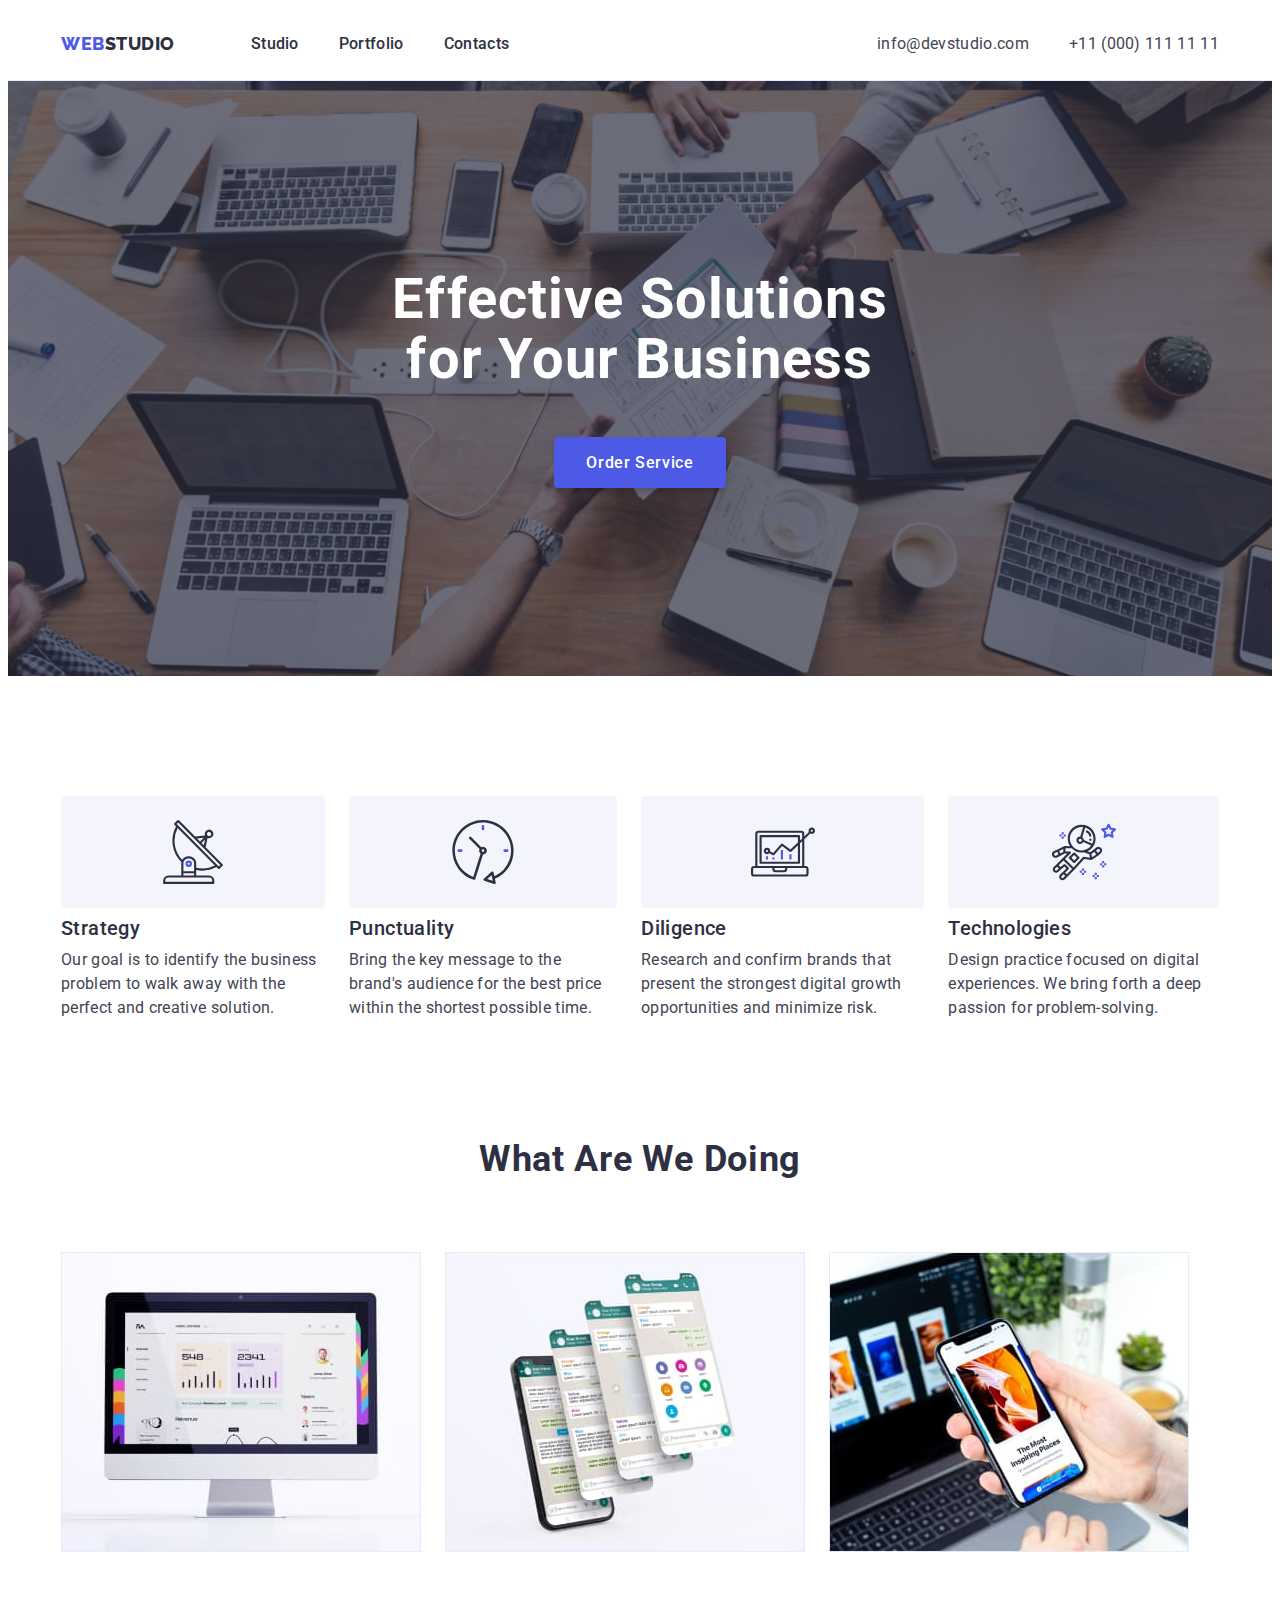
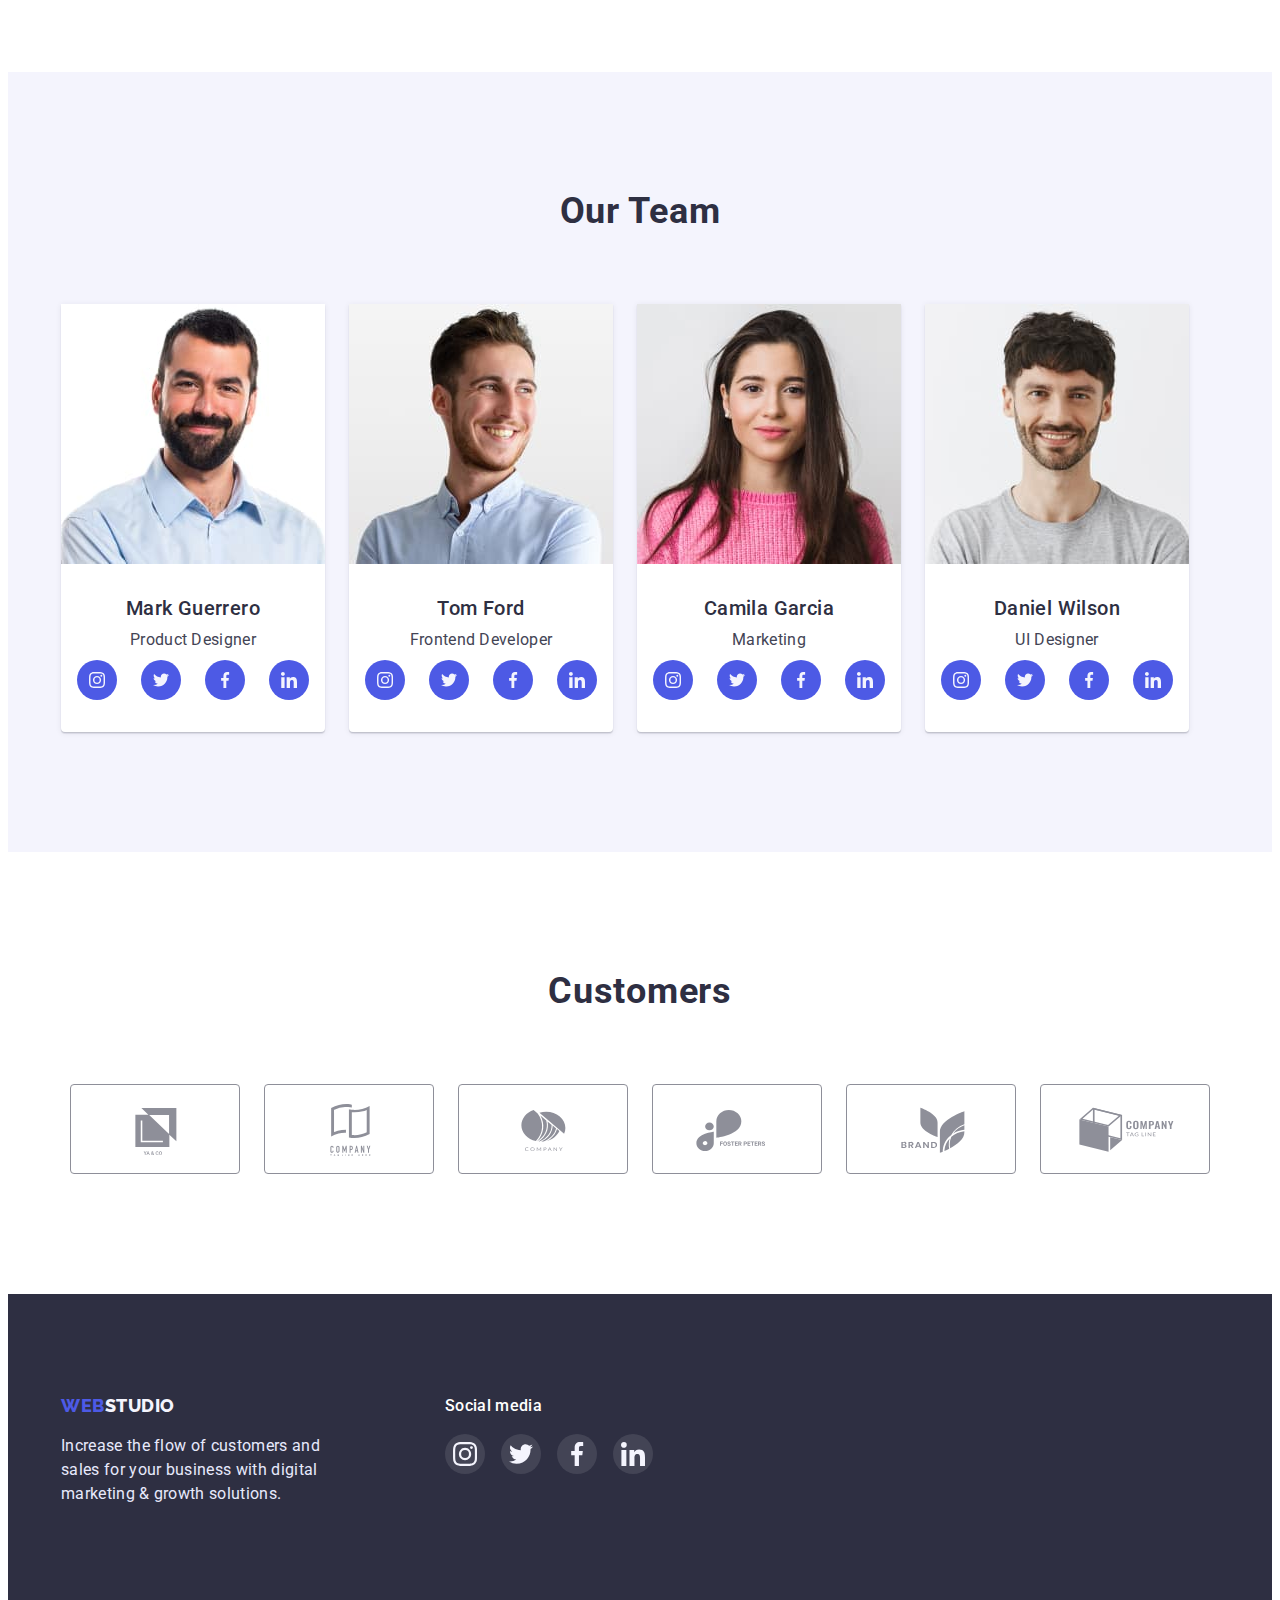
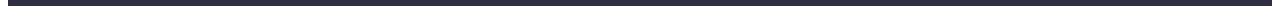
<file: index.html>
<!DOCTYPE html>
<html lang="en">
  <head>
    <meta charset="UTF-8" />
    <meta http-equiv="X-UA-Compatible" content="IE=edge" />
    <meta name="viewport" content="width=device-width, initial-scale=1.0" />
    <link rel="preconnect" href="https://fonts.googleapis.com" />
    <link rel="preconnect" href="https://fonts.gstatic.com" crossorigin />
    <link
      href="https://fonts.googleapis.com/css2?family=Raleway:wght@800&family=Roboto:wght@400;500;700;900&display=swap"
      rel="stylesheet"
    />
    <link
      rel="stylesheet"
      href="https://cdnjs.cloudflare.com/ajax/libs/modern-normalize/1.1.0/modern-normalize.min.css"
      integrity="sha512-wpPYUAdjBVSE4KJnH1VR1HeZfpl1ub8YT/NKx4PuQ5NmX2tKuGu6U/JRp5y+Y8XG2tV+wKQpNHVUX03MfMFn9Q=="
      crossorigin="anonymous"
      referrerpolicy="no-referrer"
    />
    <link rel="stylesheet" href="./css/styles.css" />
    <title>Studio</title>
  </head>

  <body>
    <header class="header">
      <div class="container header-container">
        <nav class="header-navigation">
          <a href="./index.html" class="logo header-logo link"
            >Web<span class="header-logo-accent">Studio</span></a
          >
          <ul class="header-list list">
            <li>
              <a href="./index.html" class="header-link link">Studio</a>
            </li>
            <li>
              <a href="./portfolio.html" class="header-link link">Portfolio</a>
            </li>
            <li><a href="#" class="header-link link">Contacts</a></li>
          </ul>
        </nav>
        <ul class="header-list list">
          <li>
            <a href="mailto:info@devstudio.com" class="header-contact link"
              >info@devstudio.com</a
            >
          </li>
          <li>
            <a href="tel:+110001111111" class="header-link header-contact link"
              >+11 (000) 111 11 11</a
            >
          </li>
        </ul>
      </div>
    </header>
    <main>
      <!-- Hero -->
      <section class="hero-section .section">
        <div class="container">
          <h1 class="hero-header">Effective Solutions for Your Business</h1>
          <button type="button" class="hero-btn">Order Service</button>
        </div>
      </section>
      <!-- Our advantages (Features) -->
      <section class="advantages">
        <div class="container">
          <h2 class="visually-hidden">Our advantages</h2>
          <ul class="advantages-list list">
            <li class="advantages-item">
              <div class="advantages-image">
                <svg class="advantages-icon" width="64" height="64">
                  <use href="./images/icon.svg#icon-antenna"></use>
                </svg>
              </div>
              <h3 class="advantages-header">Strategy</h3>
              <p class="advantages-text">
                Our goal is to identify the business problem to walk away with
                the perfect and creative solution.
              </p>
            </li>
            <li class="advantages-item">
              <div class="advantages-image">
                <svg class="advantages-icon" width="64" height="64">
                  <use href="./images/icon.svg#icon-clock"></use>
                </svg>
              </div>
              <h3 class="advantages-header">Punctuality</h3>
              <p class="advantages-text">
                Bring the key message to the brand's audience for the best price
                within the shortest possible time.
              </p>
            </li>
            <li class="advantages-item">
              <div class="advantages-image">
                <svg class="advantages-icon" width="64" height="64">
                  <use href="./images/icon.svg#icon-diagram"></use>
                </svg>
              </div>
              <h3 class="advantages-header">Diligence</h3>
              <p class="advantages-text">
                Research and confirm brands that present the strongest digital
                growth opportunities and minimize risk.
              </p>
            </li>
            <li class="advantages-item">
              <div class="advantages-image">
                <svg class="advantages-icon" width="64" height="64">
                  <use href="./images/icon.svg#icon-astronaut"></use>
                </svg>
              </div>
              <h3 class="advantages-header">Technologies</h3>
              <p class="advantages-text">
                Design practice focused on digital experiences. We bring forth a
                deep passion for problem-solving.
              </p>
            </li>
          </ul>
        </div>
      </section>
      <!-- What are we doing -->
      <section class="section">
        <div class="container">
          <h2 class="section-header">What are we doing</h2>
          <ul class="do-list list">
            <li class="do-item">
              <img
                src="./images/img1.jpg"
                alt="our works for desktop"
                width="360"
                height="300"
              />
            </li>
            <li class="do-item">
              <img
                src="./images/img2.jpg"
                alt="our works for phone"
                width="360"
                height="300"
              />
            </li>
            <li class="do-item">
              <img
                src="./images/img3.jpg"
                alt="our works for laptop"
                width="360"
                height="300"
              />
            </li>
          </ul>
        </div>
      </section>
      <!-- Our Team -->
      <section class="team-section section">
        <div class="container">
          <h2 class="section-header">Our Team</h2>
          <ul class="team-list list">
            <li class="team-item">
              <img
                src="./images/mark.jpg"
                alt="Mark Guerrero photo"
                width="264"
                height="260"
              />
              <div class="team-wrap">
                <h3 class="team-header">Mark Guerrero</h3>
                <p class="team-text">Product Designer</p>
                <ul class="team-soc-list list">
                  <li class="team-soc-item">
                    <a
                      href="#"
                      class="team-soc-link link"
                      target="_blank"
                      rel="noopener noreferrer nofollow"
                    >
                      <svg class="team-soc-icon" width="16" height="16">
                        <use href="./images/icon.svg#icon-instagram"></use>
                      </svg>
                    </a>
                  </li>
                  <li class="team-soc-item">
                    <a
                      href="#"
                      class="team-soc-link link"
                      target="_blank"
                      rel="noopener noreferrer nofollow"
                    >
                      <svg class="team-soc-icon" width="16" height="16">
                        <use href="./images/icon.svg#icon-twitter"></use>
                      </svg>
                    </a>
                  </li>
                  <li class="team-soc-item">
                    <a
                      href="#"
                      class="team-soc-link link"
                      target="_blank"
                      rel="noopener noreferrer nofollow"
                    >
                      <svg class="team-soc-icon" width="16" height="16">
                        <use href="./images/icon.svg#icon-facebook"></use>
                      </svg>
                    </a>
                  </li>
                  <li class="team-soc-item">
                    <a
                      href="#"
                      class="team-soc-link link"
                      target="_blank"
                      rel="noopener noreferrer nofollow"
                    >
                      <svg class="team-soc-icon" width="16" height="16">
                        <use href="./images/icon.svg#icon-linkedin"></use>
                      </svg>
                    </a>
                  </li>
                </ul>
              </div>
            </li>
            <li class="team-item">
              <img
                src="./images/tom.jpg"
                alt="Tom Ford photo"
                width="264"
                height="260"
              />
              <div class="team-wrap">
                <h3 class="team-header">Tom Ford</h3>
                <p class="team-text">Frontend Developer</p>
                <ul class="team-soc-list list">
                  <li class="team-soc-item">
                    <a
                      href="#"
                      class="team-soc-link link"
                      target="_blank"
                      rel="noopener noreferrer nofollow"
                    >
                      <svg class="team-soc-icon" width="16" height="16">
                        <use href="./images/icon.svg#icon-instagram"></use>
                      </svg>
                    </a>
                  </li>
                  <li class="team-soc-item">
                    <a
                      href="#"
                      class="team-soc-link link"
                      target="_blank"
                      rel="noopener noreferrer nofollow"
                    >
                      <svg class="team-soc-icon" width="16" height="16">
                        <use href="./images/icon.svg#icon-twitter"></use>
                      </svg>
                    </a>
                  </li>
                  <li class="team-soc-item">
                    <a
                      href="#"
                      class="team-soc-link link"
                      target="_blank"
                      rel="noopener noreferrer nofollow"
                    >
                      <svg class="team-soc-icon" width="16" height="16">
                        <use href="./images/icon.svg#icon-facebook"></use>
                      </svg>
                    </a>
                  </li>
                  <li class="team-soc-item">
                    <a
                      href="#"
                      class="team-soc-link link"
                      target="_blank"
                      rel="noopener noreferrer nofollow"
                    >
                      <svg class="team-soc-icon" width="16" height="16">
                        <use href="./images/icon.svg#icon-linkedin"></use>
                      </svg>
                    </a>
                  </li>
                </ul>
              </div>
            </li>
            <li class="team-item">
              <img
                src="./images/camila.jpg"
                alt="Camila Garcia photo"
                width="264"
                height="260"
              />
              <div class="team-wrap">
                <h3 class="team-header">Camila Garcia</h3>
                <p class="team-text">Marketing</p>
                <ul class="team-soc-list list">
                  <li class="team-soc-item">
                    <a
                      href="#"
                      class="team-soc-link link"
                      target="_blank"
                      rel="noopener noreferrer nofollow"
                    >
                      <svg class="team-soc-icon" width="16" height="16">
                        <use href="./images/icon.svg#icon-instagram"></use>
                      </svg>
                    </a>
                  </li>
                  <li class="team-soc-item">
                    <a
                      href="#"
                      class="team-soc-link link"
                      target="_blank"
                      rel="noopener noreferrer nofollow"
                    >
                      <svg class="team-soc-icon" width="16" height="16">
                        <use href="./images/icon.svg#icon-twitter"></use>
                      </svg>
                    </a>
                  </li>
                  <li class="team-soc-item">
                    <a
                      href="#"
                      class="team-soc-link link"
                      target="_blank"
                      rel="noopener noreferrer nofollow"
                    >
                      <svg class="team-soc-icon" width="16" height="16">
                        <use href="./images/icon.svg#icon-facebook"></use>
                      </svg>
                    </a>
                  </li>
                  <li class="team-soc-item">
                    <a
                      href="#"
                      class="team-soc-link link"
                      target="_blank"
                      rel="noopener noreferrer nofollow"
                    >
                      <svg class="team-soc-icon" width="16" height="16">
                        <use href="./images/icon.svg#icon-linkedin"></use>
                      </svg>
                    </a>
                  </li>
                </ul>
              </div>
            </li>
            <li class="team-item">
              <img
                src="./images/daniel.jpg"
                alt="Daniel Wilson photo"
                width="264"
                height="260"
              />
              <div class="team-wrap">
                <h3 class="team-header">Daniel Wilson</h3>
                <p class="team-text">UI Designer</p>
                <ul class="team-soc-list list">
                  <li class="team-soc-item">
                    <a
                      href="#"
                      class="team-soc-link link"
                      target="_blank"
                      rel="noopener noreferrer nofollow"
                    >
                      <svg class="team-soc-icon" width="16" height="16">
                        <use href="./images/icon.svg#icon-instagram"></use>
                      </svg>
                    </a>
                  </li>
                  <li class="team-soc-item">
                    <a
                      href="#"
                      class="team-soc-link link"
                      target="_blank"
                      rel="noopener noreferrer nofollow"
                    >
                      <svg class="team-soc-icon" width="16" height="16">
                        <use href="./images/icon.svg#icon-twitter"></use>
                      </svg>
                    </a>
                  </li>
                  <li class="team-soc-item">
                    <a
                      href="#"
                      class="team-soc-link link"
                      target="_blank"
                      rel="noopener noreferrer nofollow"
                    >
                      <svg class="team-soc-icon" width="16" height="16">
                        <use href="./images/icon.svg#icon-facebook"></use>
                      </svg>
                    </a>
                  </li>
                  <li class="team-soc-item">
                    <a
                      href="#"
                      class="team-soc-link link"
                      target="_blank"
                      rel="noopener noreferrer nofollow"
                    >
                      <svg class="team-soc-icon" width="16" height="16">
                        <use href="./images/icon.svg#icon-linkedin"></use>
                      </svg>
                    </a>
                  </li>
                </ul>
              </div>
            </li>
          </ul>
        </div>
      </section>
      <!--    Customers    -->
      <section class="section">
        <div class="container">
          <h2 class="section-header">Customers</h2>
          <ul class="customers-list list">
            <li class="customers-item">
              <a href="#" class="customers-link link" target="_blank">
                <svg class="customers-icon" width="104" height="56">
                  <use href="./images/icon.svg#icon-Logo1"></use>
                </svg>
              </a>
            </li>
            <li class="customers-item">
              <a href="#" class="customers-link link" target="_blank">
                <svg class="customers-icon" width="104" height="56">
                  <use href="./images/icon.svg#icon-Logo2"></use>
                </svg>
              </a>
            </li>
            <li class="customers-item">
              <a href="#" class="customers-link link" target="_blank">
                <svg class="customers-icon" width="104" height="56">
                  <use href="./images/icon.svg#icon-Logo3"></use>
                </svg>
              </a>
            </li>
            <li class="customers-item">
              <a href="#" class="customers-link link" target="_blank">
                <svg class="customers-icon" width="104" height="56">
                  <use href="./images/icon.svg#icon-Logo4"></use>
                </svg>
              </a>
            </li>
            <li class="customers-item">
              <a href="#" class="customers-link link" target="_blank">
                <svg class="customers-icon" width="104" height="56">
                  <use href="./images/icon.svg#icon-Logo5"></use>
                </svg>
              </a>
            </li>
            <li class="customers-item">
              <a href="#" class="customers-link link" target="_blank">
                <svg class="customers-icon" width="104" height="56">
                  <use href="./images/icon.svg#icon-Logo6"></use>
                </svg>
              </a>
            </li>
          </ul>
        </div>
      </section>
    </main>
    <!--    Footer    -->
    <footer class="footer-section">
      <div class="container">
        <div class="footer-section-logo">
          <a href="./index.html" target="_blank" class="logo header-logo link"
            >Web<span class="footer-logo-accent">Studio</span></a
          >
          <p class="footer-text">
            Increase the flow of customers and sales for your business with
            digital marketing & growth solutions.
          </p>
        </div>
        <div class="footer-section-social">
          <p class="footer-section-text">Social media</p>
          <ul class="footer-section-list list">
            <li class="footer-section-item">
              <a
                href="#"
                class="footer-section-link link"
                target="_blank"
                rel="noopener noreferrer nofollow"
              >
                <svg class="footer-section-icon" width="24" height="24">
                  <use href="./images/icon.svg#icon-instagram"></use>
                </svg>
              </a>
            </li>
            <li class="footer-section-item">
              <a
                href="#"
                class="footer-section-link link"
                target="_blank"
                rel="noopener noreferrer nofollow"
              >
                <svg class="footer-section-icon" width="24" height="24">
                  <use href="./images/icon.svg#icon-twitter"></use>
                </svg>
              </a>
            </li>
            <li class="footer-section-item">
              <a
                href="#"
                class="footer-section-link link"
                target="_blank"
                rel="noopener noreferrer nofollow"
              >
                <svg class="footer-section-icon" width="24" height="24">
                  <use href="./images/icon.svg#icon-facebook"></use>
                </svg>
              </a>
            </li>
            <li class="footer-section-item">
              <a
                href="#"
                class="footer-section-link link"
                target="_blank"
                rel="noopener noreferrer nofollow"
              >
                <svg class="footer-section-icon" width="24" height="24">
                  <use href="./images/icon.svg#icon-linkedin"></use>
                </svg>
              </a>
            </li>
          </ul>
        </div>
      </div>
    </footer>
  </body>
</html>
</file>
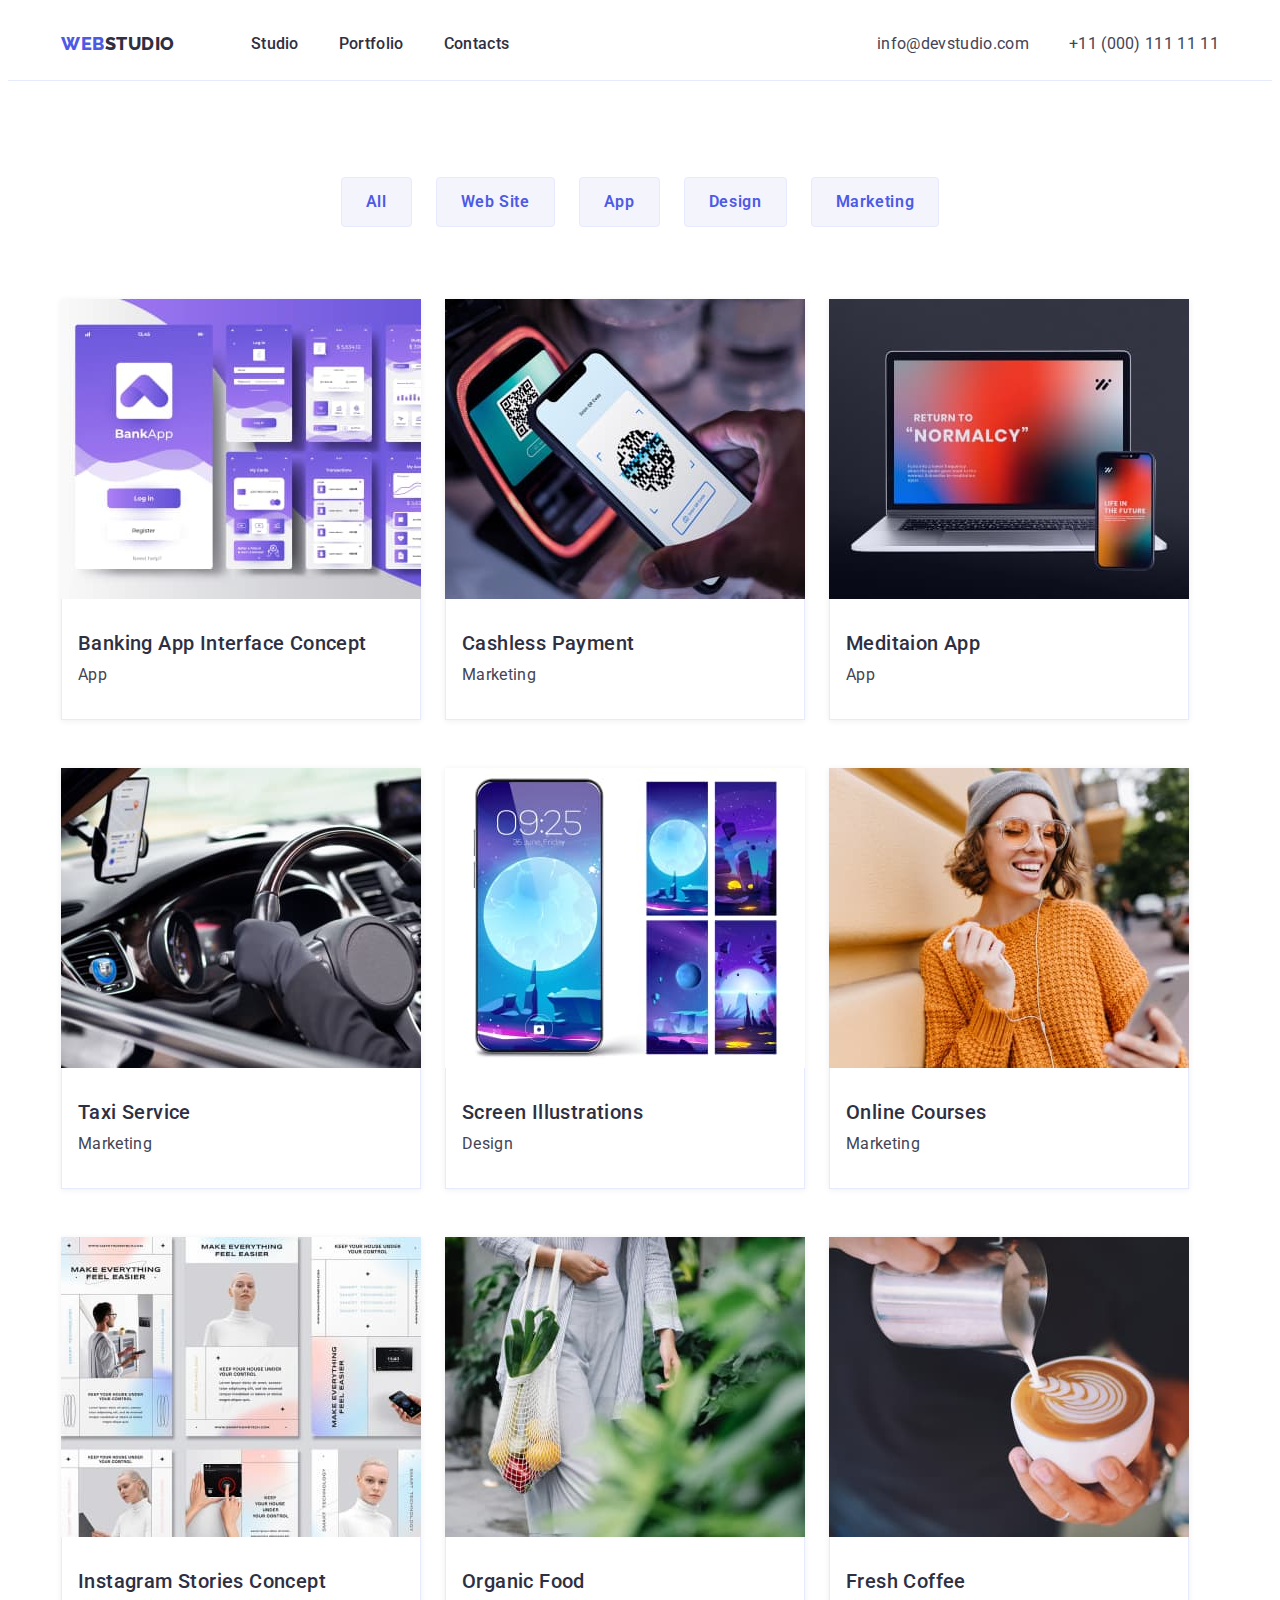
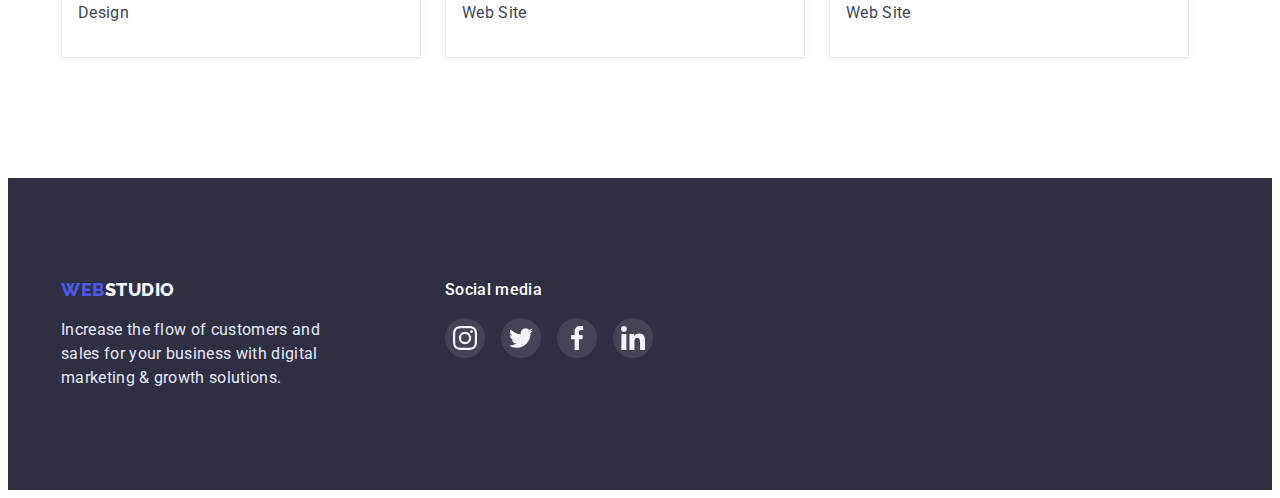
<file: portfolio.html>
<!DOCTYPE html>
<html lang="en">
  <head>
    <meta charset="UTF-8" />
    <meta http-equiv="X-UA-Compatible" content="IE=edge" />
    <meta name="viewport" content="width=device-width, initial-scale=1.0" />
    <link rel="preconnect" href="https://fonts.googleapis.com" />
    <link rel="preconnect" href="https://fonts.gstatic.com" crossorigin />
    <link
      href="https://fonts.googleapis.com/css2?family=Raleway:wght@800&family=Roboto:wght@400;500;700;900&display=swap"
      rel="stylesheet"
    />
    <link
      rel="stylesheet"
      href="https://cdnjs.cloudflare.com/ajax/libs/modern-normalize/1.1.0/modern-normalize.min.css"
      integrity="sha512-wpPYUAdjBVSE4KJnH1VR1HeZfpl1ub8YT/NKx4PuQ5NmX2tKuGu6U/JRp5y+Y8XG2tV+wKQpNHVUX03MfMFn9Q=="
      crossorigin="anonymous"
      referrerpolicy="no-referrer"
    />
    <link rel="stylesheet" href="./css/styles.css" />
    <title>Portfolio</title>
  </head>

  <body>
    <header class="header">
      <div class="container header-container">
        <nav class="header-navigation">
          <a href="./index.html" class="logo header-logo link"
            >Web<span class="header-logo-accent">Studio</span></a
          >
          <ul class="header-list list">
            <li class="header-item">
              <a href="./index.html" class="header-link link">Studio</a>
            </li>
            <li class="header-item">
              <a href="./portfolio.html" class="header-link link">Portfolio</a>
            </li>
            <li class="header-item">
              <a href="#" class="header-link link">Contacts</a>
            </li>
          </ul>
        </nav>
        <ul class="header-list list">
          <li class="header-contact-item">
            <a href="mailto:info@devstudio.com" class="header-contact link"
              >info@devstudio.com</a
            >
          </li>
          <li class="header-contact-item">
            <a href="tel:+110001111111" class="header-contact link"
              >+11 (000) 111 11 11</a
            >
          </li>
        </ul>
      </div>
    </header>
    <main>
      <!-- Portfolio -->
      <section class="portfolio">
        <div class="container">
          <h1 class="visually-hidden">Portfolio</h1>
          <!-- Portfolio  button-->
          <ul class="portfolio-btn-list list">
            <li>
              <button type="button" class="portfolio-btn">All</button>
            </li>
            <li>
              <button type="button" class="portfolio-btn">Web Site</button>
            </li>
            <li><button type="button" class="portfolio-btn">App</button></li>
            <li><button type="button" class="portfolio-btn">Design</button></li>
            <li>
              <button type="button" class="portfolio-btn">Marketing</button>
            </li>
          </ul>
          <!-- portfolio projects-->
          <ul class="portfolio-list list">
            <li class="portfolio-item">
              <img
                src="./images/portfolio-img1.jpg"
                alt="Banking App Interface Concept project photo"
                width="360"
                height="300"
              />
              <div class="portfolio-pj-card">
                <h2 class="portfolio-project-header">
                  Banking App Interface Concept
                </h2>
                <p class="portfolio-project-text">App</p>
              </div>
            </li>
            <li class="portfolio-item">
              <img
                src="./images/portfolio-img2.jpg"
                alt="Cashless Payment project photo"
                width="360"
                height="300"
              />
              <div class="portfolio-pj-card">
                <h2 class="portfolio-project-header">Cashless Payment</h2>
                <p class="portfolio-project-text">Marketing</p>
              </div>
            </li>
            <li class="portfolio-item">
              <img
                src="./images/portfolio-img3.jpg"
                alt="Meditaion App project photo"
                width="360"
                height="300"
              />
              <div class="portfolio-pj-card">
                <h2 class="portfolio-project-header">Meditaion App</h2>
                <p class="portfolio-project-text">App</p>
              </div>
            </li>
            <li class="portfolio-item">
              <img
                src="./images/portfolio-img4.jpg"
                alt="Taxi Service project photo"
                width="360"
                height="300"
              />
              <div class="portfolio-pj-card">
                <h2 class="portfolio-project-header">Taxi Service</h2>
                <p class="portfolio-project-text">Marketing</p>
              </div>
            </li>
            <li class="portfolio-item">
              <img
                src="./images/portfolio-img5.jpg"
                alt="Screen Illustrations project photo"
                width="360"
                height="300"
              />
              <div class="portfolio-pj-card">
                <h2 class="portfolio-project-header">Screen Illustrations</h2>
                <p class="portfolio-project-text">Design</p>
              </div>
            </li>
            <li class="portfolio-item">
              <img
                src="./images/portfolio-img6.jpg"
                alt="Online Courses project photo"
                width="360"
                height="300"
              />
              <div class="portfolio-pj-card">
                <h2 class="portfolio-project-header">Online Courses</h2>
                <p class="portfolio-project-text">Marketing</p>
              </div>
            </li>
            <li class="portfolio-item">
              <img
                src="./images/portfolio-img7.jpg"
                alt="Instagram Stories Concept project photo"
                width="360"
                height="300"
              />
              <div class="portfolio-pj-card">
                <h2 class="portfolio-project-header">
                  Instagram Stories Concept
                </h2>
                <p class="portfolio-project-text">Design</p>
              </div>
            </li>
            <li class="portfolio-item">
              <img
                src="./images/portfolio-img8.jpg"
                alt="Organic Food project photo"
                width="360"
                height="300"
              />
              <div class="portfolio-pj-card">
                <h2 class="portfolio-project-header">Organic Food</h2>
                <p class="portfolio-project-text">Web Site</p>
              </div>
            </li>
            <li class="portfolio-item">
              <img
                src="./images/portfolio-img9.jpg"
                alt="Fresh Coffee project photo"
                width="360"
                height="300"
              />
              <div class="portfolio-pj-card">
                <h2 class="portfolio-project-header">Fresh Coffee</h2>
                <p class="portfolio-project-text">Web Site</p>
              </div>
            </li>
          </ul>
        </div>
      </section>
    </main>
    <!--   footer  -->
    <footer class="footer-section">
      <div class="container">
        <div class="footer-section-logo">
          <a href="./index.html" target="_blank" class="logo header-logo link"
            >Web<span class="footer-logo-accent">Studio</span></a
          >
          <p class="footer-text">
            Increase the flow of customers and sales for your business with
            digital marketing & growth solutions.
          </p>
        </div>
        <div class="footer-section-social">
          <p class="footer-section-text">Social media</p>
          <ul class="footer-section-list list">
            <li class="footer-section-item">
              <a
                href="#"
                class="footer-section-link link"
                target="_blank"
                rel="noopener noreferrer nofollow"
              >
                <svg class="footer-section-icon" width="24" height="24">
                  <use href="./images/icon.svg#icon-instagram"></use>
                </svg>
              </a>
            </li>
            <li class="footer-section-item">
              <a
                href="#"
                class="footer-section-link link"
                target="_blank"
                rel="noopener noreferrer nofollow"
              >
                <svg class="footer-section-icon" width="24" height="24">
                  <use href="./images/icon.svg#icon-twitter"></use>
                </svg>
              </a>
            </li>
            <li class="footer-section-item">
              <a
                href="#"
                class="footer-section-link link"
                target="_blank"
                rel="noopener noreferrer nofollow"
              >
                <svg class="footer-section-icon" width="24" height="24">
                  <use href="./images/icon.svg#icon-facebook"></use>
                </svg>
              </a>
            </li>
            <li class="footer-section-item">
              <a
                href="#"
                class="footer-section-link link"
                target="_blank"
                rel="noopener noreferrer nofollow"
              >
                <svg class="footer-section-icon" width="24" height="24">
                  <use href="./images/icon.svg#icon-linkedin"></use>
                </svg>
              </a>
            </li>
          </ul>
        </div>
      </div>
    </footer>
  </body>
</html>
</file>
<file: css/styles.css>
:root {
  --primary-brand-color: #4d5ae5;
  --pressed-state-color: #404bbf;
  --dark-color: #2e2f42;
  --success-color: #31d0aa;
  --text-color: #434455;
  --subtitel-text: #8e8f99;
  --accent-color: #e7e9fc;
  --light-color: #f4f4fd;
  --invert-color: #fff;

  --background-color: #fff;
  --logo-black-color: #000;
  --font-family: "Roboto", sans-serif;
  --logo-font-family: "Raleway", sans-serif;
}

p,
h1,
h2,
h3,
h4,
h5,
h6 {
  margin: 0;
}
ul,
ol {
  margin: 0;
  padding-left: 0;
}

img {
  display: block;
}

/* .btn {
  min-width: 160px;
  height: 40px;
  font-family: inherit;
  font-weight: 600;
  font-size: 12px;
  line-height: 1.33;
  letter-spacing: 0.09em;
  text-transform: uppercase;
  cursor: pointer;
  border: 1px solid #ff6c00;
  border-radius: 25px;
  background-color: transparent;
} */

.container {
  width: 1158px;
  padding-left: 15px;
  padding-right: 15px;
  /* outline: 1px solid red; */
  margin: 0 auto;
}

.section {
  padding-top: 120px;
  padding-bottom: 120px;
}

body {
  background-color: var(--background-color);
  color: var(--dark-color);
  font-family: var(--font-family, sans-serif);
  font-weight: 400;
  font-size: 14px;
}

.visually-hidden {
  position: absolute;
  width: 1px;
  height: 1px;
  margin: -1px;
  border: 0;
  padding: 0;

  white-space: nowrap;
  clip-path: inset(100%);
  clip: rect(0 0 0 0);
  overflow: hidden;
}

.list {
  list-style: none;
}

.link {
  text-decoration: none;
}

/* -----------------HEADER----------------------- */
.header {
  border-bottom: 1px solid var(--accent-color);
}

.header-container {
  display: flex;
  align-items: center;
}

.header-navigation {
  display: flex;
  align-items: center;
  margin-right: auto;
}
.logo {
  font-family: var(--logo-font-family, sans-serif);
  font-weight: 800;
  font-size: 18px;
  line-height: 1.33;
  letter-spacing: 0.03em;
  text-transform: uppercase;
}

.header-navigation .logo {
  padding-top: 24px;
  padding-bottom: 24px;
}

.header-logo {
  color: var(--primary-brand-color);
}

.header-logo-accent {
  color: var(--dark-color);
}

.header-list {
  display: flex;
  gap: 40px;
  margin-left: 76px;
}

.header-link {
  font-family: inherit;
  font-weight: 500;
  font-size: 16px;
  line-height: 1.5;
  letter-spacing: 0.02em;
  /* NAVY BLUE */
  color: var(--dark-color);
  padding-top: 24px;
  padding-bottom: 24px;
}

.header-link:hover,
.header-link:focus {
  color: var(--pressed-state-color);
  /* cursor: pointer; */
}

.header-contact {
  font-family: inherit;
  font-weight: inherit;
  font-size: 16px;
  line-height: 1.5;
  letter-spacing: 0.02em;
  /* SLATE */
  color: var(--text-color);
  padding-top: 24px;
  padding-bottom: 24px;
}

.header-contact:hover,
.header-contact:focus {
  color: var(--pressed-state-color);
  /* cursor: pointer; */
}

/* .current {
  color: var(--primary-brand-color);
} */

/* ---------Hero section-------------- */

.hero-section > .container {
  align-content: center;
}

.hero-section {
  background-color: var(--dark-color);
  background-image: linear-gradient(
      rgba(46, 47, 66, 0.7),
      rgba(46, 47, 66, 0.7)
    ),
    url(../images/hero-image.jpg);
  background-repeat: no-repeat;
  background-position: center;
  background-size: cover;
  padding-top: 188px;
  padding-bottom: 188px;
  display: flex;
  align-items: center;
  max-width: 1440px;
  margin: 0 auto;
}

.hero-header {
  /* Header 1 */
  font-family: inherit;
  font-size: 56px;
  line-height: calc(60 / 56);
  text-align: center;
  letter-spacing: 0.02em;
  color: var(--invert-color);
  margin: 0 auto;
  width: 496px;
  margin-bottom: 48px;
}

.hero-btn {
  font-family: inherit;
  font-weight: 500;
  font-size: 16px;
  line-height: 1.19;
  letter-spacing: 0.04em;
  color: var(--invert-color);
  background-color: var(--primary-brand-color);

  box-shadow: 0px 4px 4px rgba(0, 0, 0, 0.15);
  border-radius: 4px;
  border: 0px;

  display: block;
  margin: 0 auto;
  padding: 16px 32px;
}

.hero-btn:hover,
.hero-btn:focus {
  color: var(--invert-color);
  background-color: var(--pressed-state-color);
  cursor: pointer;
}

.hero-btn:active {
  color: var(--invert-color);
  background-color: var(--pressed-state-color);
}
/* ------------------Advantages section---------------- */
.advantages {
  padding-top: 120px;
  padding-bottom: 0px;
}

.advantages-list {
  display: flex;
  gap: 24px;
}
.advantages-image {
  padding: 24px 100px;
  background: var(--light-color);
  border-radius: 4px;
  justify-content: center;
  align-items: center;
  display: flex;
  margin-bottom: 8px;
}

.advantages-header {
  /* Header 3 */
  font-family: inherit;
  font-weight: 500;
  font-size: 20px;
  line-height: 1.2;
  letter-spacing: 0.02em;
  /* NAVY BLUE */
  color: inherit;
  margin-bottom: 8px;
}

.advantages-text {
  /* Body */
  font-family: inherit;
  font-weight: inherit;
  font-size: 16px;
  line-height: 1.5;
  letter-spacing: 0.02em;
  /* SLATE */
  color: var(--text-color);
}

/* ------------------What are we doing section---------------- */

.section-header {
  /* Header 2 */
  font-family: inherit;
  font-size: 36px;
  line-height: 1.11;
  text-align: center;
  letter-spacing: 0.02em;
  text-transform: capitalize;
  color: inherit;
  margin-bottom: 72px;
}
.do-list {
  display: flex;
  gap: 24px;
}

/* ------------------Our Team section---------------- */
.team-section {
  background-color: var(--light-color);
}
.team-list {
  display: flex;
  gap: 24px;
}
.team-item {
  background-color: var(--background-color);
  box-shadow: 0px 1px 6px rgba(46, 47, 66, 0.08),
    0px 1px 1px rgba(46, 47, 66, 0.16), 0px 2px 1px rgba(46, 47, 66, 0.08);
  border-radius: 0px 0px 4px 4px;
}
.team-wrap {
  padding: 32px 16px;
}
.team-header {
  /* Header 3 */
  font-family: inherit;
  font-weight: 500;
  font-size: 20px;
  line-height: 1.2;
  text-align: center;
  letter-spacing: 0.02em;
  /* NAVY BLUE */
  color: inherit;
  margin-bottom: 8px;
}

.team-text {
  font-family: inherit;
  font-weight: inherit;
  font-size: 16px;
  line-height: 1.5;
  text-align: center;
  letter-spacing: 0.02em;
  /* SLATE */
  color: var(--text-color);
  margin-bottom: 8px;
}
.team-soc-list {
  display: flex;
  justify-content: center;
  gap: 24px;
}
.team-soc-item {
  /* width: 40px;
  height: 40px; */
}
.team-soc-link {
  padding: 12px;
  border-radius: 50%;
  background-color: var(--primary-brand-color);
  display: flex;
  align-items: center;
  justify-content: center;
}
.team-soc-icon {
  fill: var(--light-color);
}
.team-soc-link:hover,
.team-soc-link:focus {
  background-color: var(--pressed-state-color);
}
/* -----------------Customers----------------------- */
.customers-list {
  display: flex;
  justify-content: center;
  gap: 24px;
}
/* .customers-item {
} */
.customers-link {
  display: flex;
  align-items: center;
  justify-content: center;
  padding: 16px 32px;
  border-radius: 4px;
  border: 1px solid var(--subtitel-text);
}
.customers-icon {
  fill: var(--subtitel-text);

  /*   
  width: 168px;
  height: 88px; */
}
.customers-link:hover,
.customers-link:focus,
.customers-link:active,
.customers-link:hover .customers-icon,
.customers-link:focus .customers-icon,
.customers-link:active .customers-icon {
  border-color: var(--pressed-state-color);
  fill: var(--pressed-state-color);
}

/* -----------------FOOTER----------------------- */
.footer-section {
  background-color: var(--dark-color);
  padding-top: 100px;
  padding-bottom: 100px;
}
.footer-section .container {
  display: flex;
}
.footer-section-logo {
  margin-right: 120px;
}
.footer-logo-accent {
  color: var(--light-color);
}

.footer-text {
  font-family: inherit;
  font-weight: inherit;
  font-size: 16px;
  line-height: 1.5;
  letter-spacing: 0.02em;
  /* CORNFLOWER */
  color: var(--accent-color);
  margin-top: 16px;
  width: 264px;
}

.footer-section-text {
  font-weight: 500;
  font-size: 16px;
  line-height: 1.5;
  letter-spacing: 0.02em;
  color: var(--invert-color);
  margin-bottom: 16px;
}

.footer-section-list {
  display: flex;
  justify-content: center;
  gap: 16px;
}
.footer-section-item {
  /* width: 40px;
  height: 40px; */
}
.footer-section-link {
  padding: 8px;
  border-radius: 50%;
  background-color: rgba(255, 255, 255, 0.1);
  display: flex;
  align-items: center;
  justify-content: center;
}
.footer-section-icon {
  fill: var(--light-color);
}
.footer-section-link:hover,
.footer-section-link:focus {
  background-color: var(--success-color);
}

/* -----------------Portfolio page----------------------- */

/* -----------------Portfolio button-------------- */
.portfolio {
  padding-top: 96px;
  padding-bottom: 120px;
}
.portfolio-btn-list {
  display: flex;
  gap: 24px;
  justify-content: center;
  margin-bottom: 72px;
}
.portfolio-btn {
  /* Button Text */
  font-family: inherit;
  font-weight: 600;
  font-size: 16px;
  line-height: 1.5;
  text-align: center;
  letter-spacing: 0.04em;
  /* IRIS */
  color: var(--primary-brand-color);
  background-color: var(--light-color);
  /* CORNFLOWER */
  border: 1px solid var(--accent-color);
  border-radius: 4px;

  padding: 12px 24px;
}

.portfolio-btn:hover,
.portfolio-btn:focus {
  background-color: var(--pressed-state-color);
  color: var(--invert-color);
  cursor: pointer;
  box-shadow: 0px 3px 1px rgba(0, 0, 0, 0.1), 0px 2px 1px rgba(0, 0, 0, 0.08),
    0px 2px 2px rgba(0, 0, 0, 0.12);
  border-radius: 4px;
  border: 1px solid var(--pressed-state-color);
}

/* .portfolio-btn-active {
  background-color: var(--pressed-state-color);
  color: var(--invert-color);
  box-shadow: 0px 3px 1px rgba(0, 0, 0, 0.1), 0px 2px 1px rgba(0, 0, 0, 0.08),
    0px 2px 2px rgba(0, 0, 0, 0.12);
  border-radius: 4px;
  border: 1px solid var(--pressed-state-color);
} */

/* -----------------Portfolio projects-------------- */

.portfolio-list {
  display: flex;
  row-gap: 48px;
  column-gap: 24px;
  flex-wrap: wrap;
}

.portfolio-pj-card {
  border-left: 1px solid var(--accent-color);
  border-right: 1px solid var(--accent-color);
  border-bottom: 1px solid var(--accent-color);
  padding: 32px 16px;
}
.portfolio-project-header {
  font-family: inherit;
  font-weight: 500;
  font-size: 20px;
  line-height: 1.2;
  letter-spacing: 0.02em;
  /* NAVY BLUE */
  color: inherit;
  margin-bottom: 8px;
}
.portfolio-project-text {
  font-family: inherit;
  font-weight: inherit;
  font-size: 16px;
  line-height: 1.5;
  letter-spacing: 0.02em;
  /* SLATE */
  color: var(--text-color);
}
.portfolio-item {
  box-shadow: 0px 1px 6px rgba(46, 47, 66, 0.08);
}
.portfolio-item:hover,
.portfolio-item:focus {
  box-shadow: 0px 1px 6px rgba(46, 47, 66, 0.08),
    0px 1px 1px rgba(46, 47, 66, 0.16), 0px 2px 1px rgba(46, 47, 66, 0.08);
}
</file>
